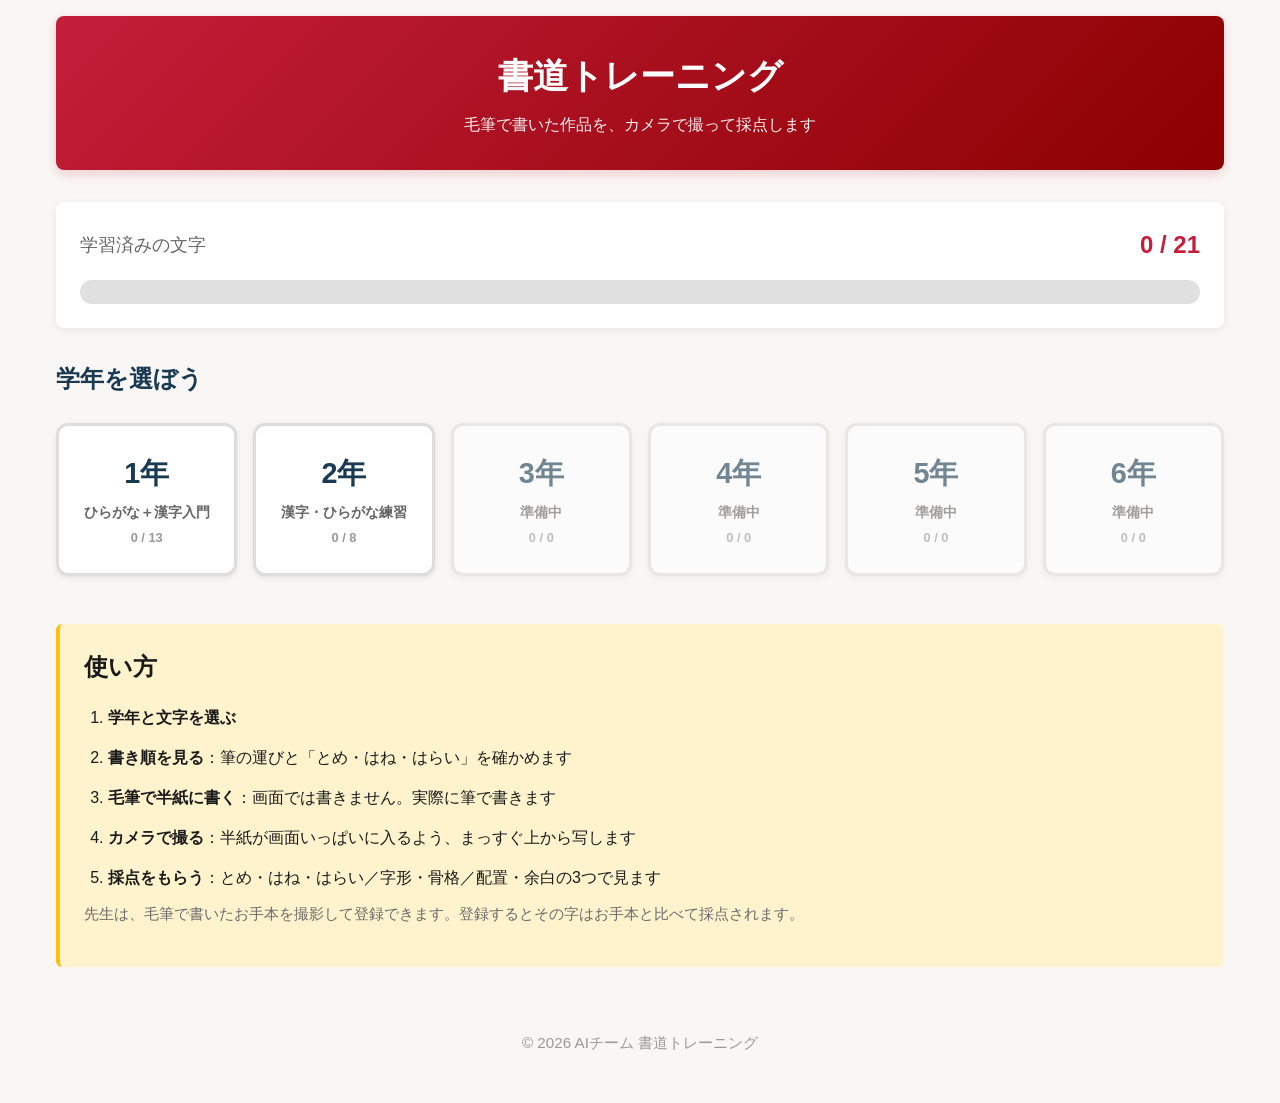
<file: index.html>
<!DOCTYPE html>
<html lang="ja">
<head>
  <meta charset="utf-8">
  <meta name="viewport" content="width=device-width, initial-scale=1">
  <title>書道トレーニング | 小学生向け</title>
  <link rel="stylesheet" href="css/style.css">
</head>
<body>
  <div class="container">
    <header class="shodo-header">
      <h1>書道トレーニング</h1>
      <p>毛筆で書いた作品を、カメラで撮って採点します</p>
    </header>

    <section class="progress-card">
      <div class="progress-stat">
        <span>学習済みの文字</span>
        <b id="statNum">0 / 0</b>
      </div>
      <div class="bar"><i id="barFill"></i></div>
    </section>

    <section class="grade-section">
      <h2>学年を選ぼう</h2>
      <div class="grade-grid" id="gradeGrid">
        <!-- JS で動的生成 -->
      </div>
    </section>

    <section class="tutorial-card">
      <h2>使い方</h2>
      <ol>
        <li><strong>学年と文字を選ぶ</strong></li>
        <li><strong>書き順を見る</strong>：筆の運びと「とめ・はね・はらい」を確かめます</li>
        <li><strong>毛筆で半紙に書く</strong>：画面では書きません。実際に筆で書きます</li>
        <li><strong>カメラで撮る</strong>：半紙が画面いっぱいに入るよう、まっすぐ上から写します</li>
        <li><strong>採点をもらう</strong>：とめ・はね・はらい／字形・骨格／配置・余白の3つで見ます</li>
      </ol>
      <p class="note">
        先生は、毛筆で書いたお手本を撮影して登録できます。登録するとその字はお手本と比べて採点されます。
      </p>
    </section>

    <footer class="footer">
      <p>© 2026 AIチーム 書道トレーニング</p>
    </footer>
  </div>

  <script src="data/grades-meta.js"></script>
  <script src="js/storage.js"></script>
  <script src="js/dashboard.js"></script>
</body>
</html>
</file>
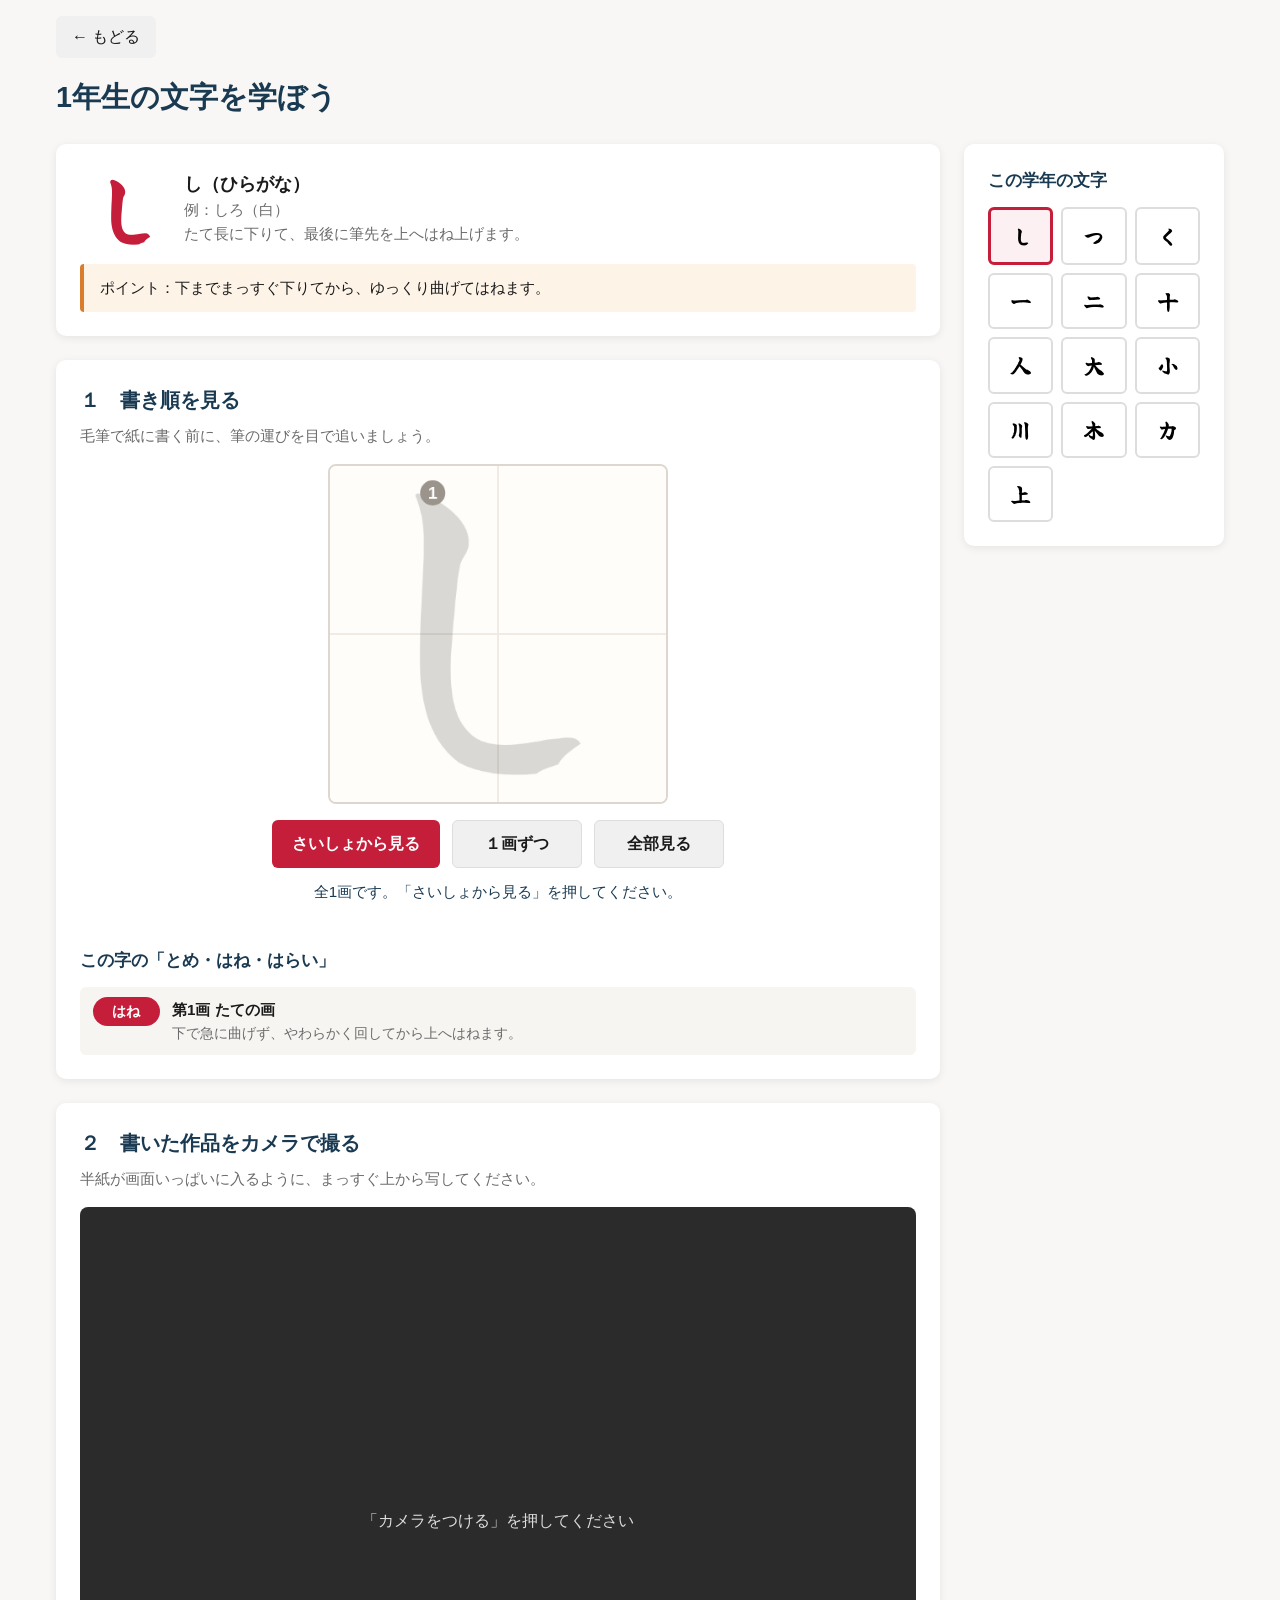
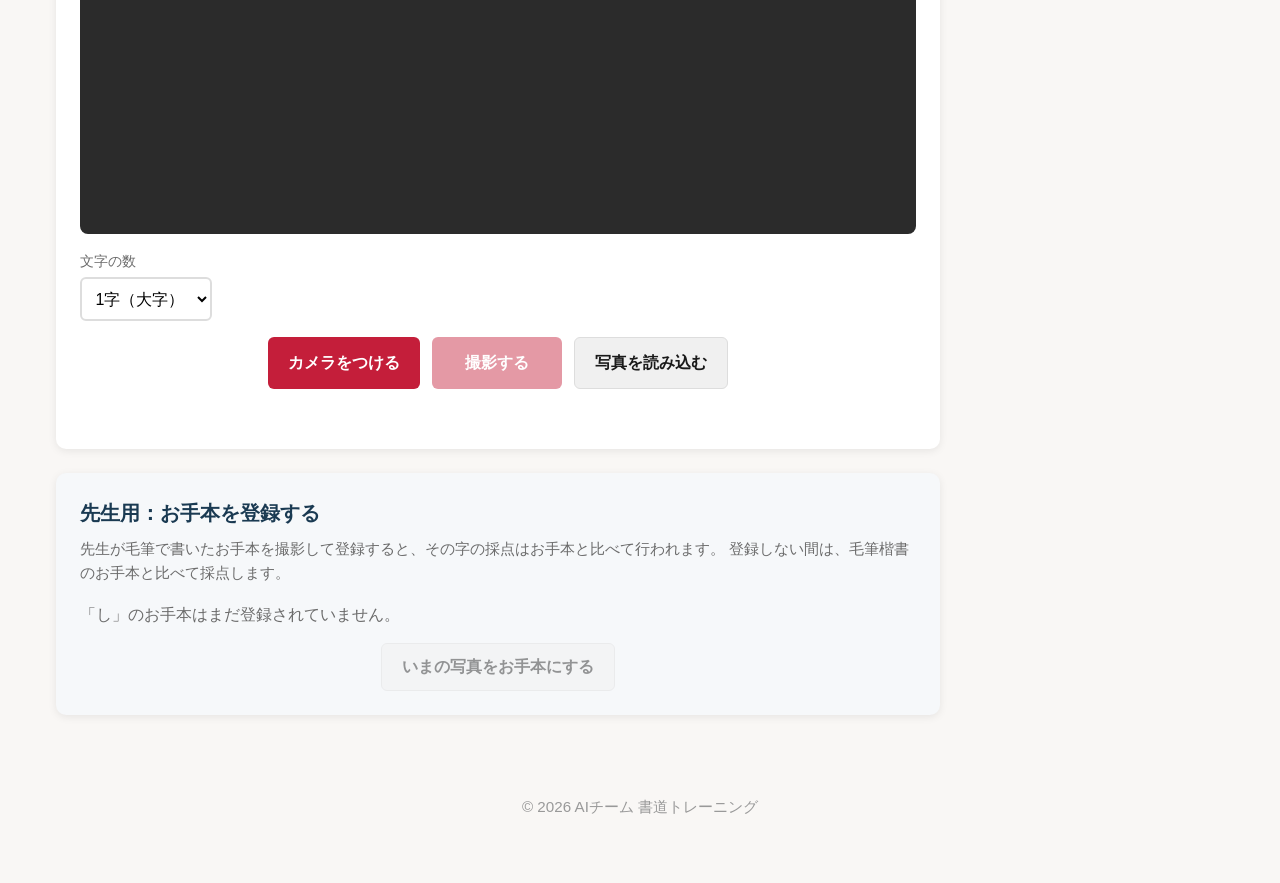
<file: lesson-01.html>
<!DOCTYPE html>
<html lang="ja">
<head>
  <meta charset="utf-8">
  <meta name="viewport" content="width=device-width, initial-scale=1">
  <title>1年生 | 書道トレーニング</title>
  <link rel="preconnect" href="https://fonts.googleapis.com">
  <link rel="preconnect" href="https://fonts.gstatic.com" crossorigin>
  <link rel="stylesheet" href="https://fonts.googleapis.com/css2?family=Yuji+Syuku&family=Klee+One&display=swap">
  <link rel="stylesheet" href="css/style.css">
</head>
<body>
  <div class="container lesson-container">
    <header class="lesson-header">
      <a class="back-link" href="index.html">← もどる</a>
      <h1>1年生の文字を学ぼう</h1>
    </header>

    <div class="lesson-main">
      <div class="lesson-col">

        <!-- 1. 今日の文字 -->
        <section class="card char-card">
          <div class="char-head">
            <div class="char-name" id="charName">一</div>
            <div class="char-meta">
              <p class="char-reading" id="charReading">いち（漢字）</p>
              <p class="char-example" id="charExample"></p>
              <p class="char-explain" id="charExplain"></p>
            </div>
          </div>
          <p class="char-point" id="charPoint"></p>
        </section>

        <!-- 2. 書き順ととめはね -->
        <section class="card anim-card">
          <h2 class="card-title">１　書き順を見る</h2>
          <p class="note">毛筆で紙に書く前に、筆の運びを目で追いましょう。</p>

          <div class="anim-stage">
            <canvas id="animCanvas" width="400" height="400"></canvas>
          </div>

          <div class="btn-row">
            <button id="animPlayBtn" class="btn primary">さいしょから見る</button>
            <button id="animStepBtn" class="btn secondary">１画ずつ</button>
            <button id="animAllBtn" class="btn secondary">全部見る</button>
          </div>

          <p class="anim-caption" id="animCaption">再生ボタンを押してください。</p>

          <h3 class="sub-title">この字の「とめ・はね・はらい」</h3>
          <ul class="ending-list" id="endingList"></ul>
        </section>

        <!-- 3. 作品を撮って採点 -->
        <section class="card camera-card">
          <h2 class="card-title">２　書いた作品をカメラで撮る</h2>
          <p class="note">半紙が画面いっぱいに入るように、まっすぐ上から写してください。</p>

          <div class="camera-stage" id="cameraStage">
            <video id="cameraVideo" playsinline muted></video>
            <img id="shotImage" alt="撮影した作品" hidden>
            <div class="camera-guide" id="cameraGuide"></div>
            <p class="camera-placeholder" id="cameraPlaceholder">「カメラをつける」を押してください</p>
          </div>

          <div class="camera-controls">
            <label class="field">
              <span>文字の数</span>
              <select id="charCountSelect">
                <option value="1" selected>1字（大字）</option>
                <option value="2">2字</option>
                <option value="3">3字</option>
                <option value="4">4字</option>
              </select>
            </label>

            <label class="field" id="deviceField" hidden>
              <span>使うカメラ</span>
              <select id="deviceSelect"></select>
            </label>
          </div>

          <div class="btn-row">
            <button id="cameraStartBtn" class="btn primary">カメラをつける</button>
            <button id="shootBtn" class="btn primary" disabled>撮影する</button>
            <button id="retakeBtn" class="btn secondary" hidden>撮り直す</button>
            <label class="btn secondary file-btn">
              写真を読み込む
              <input type="file" id="fileInput" accept="image/*">
            </label>
          </div>

          <p class="camera-status" id="cameraStatus"></p>

          <div class="split-preview" id="splitPreview" hidden>
            <h3 class="sub-title">読み取った字</h3>
            <div class="split-row" id="splitRow"></div>
          </div>

          <div class="btn-row" id="scoreRow" hidden>
            <button id="scoreBtn" class="btn primary large">採点する</button>
          </div>
        </section>

        <!-- 4. 採点結果 -->
        <section class="card feedback-panel" id="feedbackPanel" hidden>
          <h2 class="card-title">採点結果</h2>

          <div class="score-display">
            <span id="scoreCircle" class="score-circle">0</span>
            <div class="score-body">
              <p class="score-value"><span id="scoreNum">0</span><span class="unit">点</span></p>
              <p class="score-source" id="scoreSource"></p>
            </div>
          </div>

          <ul class="axis-list" id="axisList"></ul>

          <div class="feedback-text" id="feedback"></div>

          <div class="char-results" id="charResults"></div>

          <div class="btn-row">
            <button id="retryBtn" class="btn secondary">もう一枚書く</button>
            <button id="nextBtn" class="btn primary">次の文字へ</button>
          </div>
        </section>

        <!-- 5. 先生用 -->
        <section class="card teacher-card">
          <h2 class="card-title">先生用：お手本を登録する</h2>
          <p class="note">
            先生が毛筆で書いたお手本を撮影して登録すると、その字の採点はお手本と比べて行われます。
            登録しない間は、毛筆楷書のお手本と比べて採点します。
          </p>

          <div class="teacher-state" id="teacherState"></div>

          <div class="btn-row">
            <button id="saveRefBtn" class="btn secondary" disabled>いまの写真をお手本にする</button>
            <button id="deleteRefBtn" class="btn secondary" hidden>お手本を消す</button>
          </div>
        </section>
      </div>

      <!-- 文字一覧 -->
      <aside class="card character-list">
        <h3 class="sub-title">この学年の文字</h3>
        <div id="charList" class="char-buttons"></div>
      </aside>
    </div>

    <footer class="footer">
      <p>© 2026 AIチーム 書道トレーニング</p>
    </footer>
  </div>

  <script src="js/storage.js"></script>
  <script src="data/grades-meta.js"></script>
  <script src="data/grade01.js"></script>
  <script src="js/imageproc.js"></script>
  <script src="js/brushfont.js"></script>
  <script src="js/reference.js"></script>
  <script src="js/scorer.js"></script>
  <script src="js/feedback.js"></script>
  <script src="js/strokeanim.js"></script>
  <script src="js/camera.js"></script>
  <script src="js/lesson.js"></script>
</body>
</html>
</file>
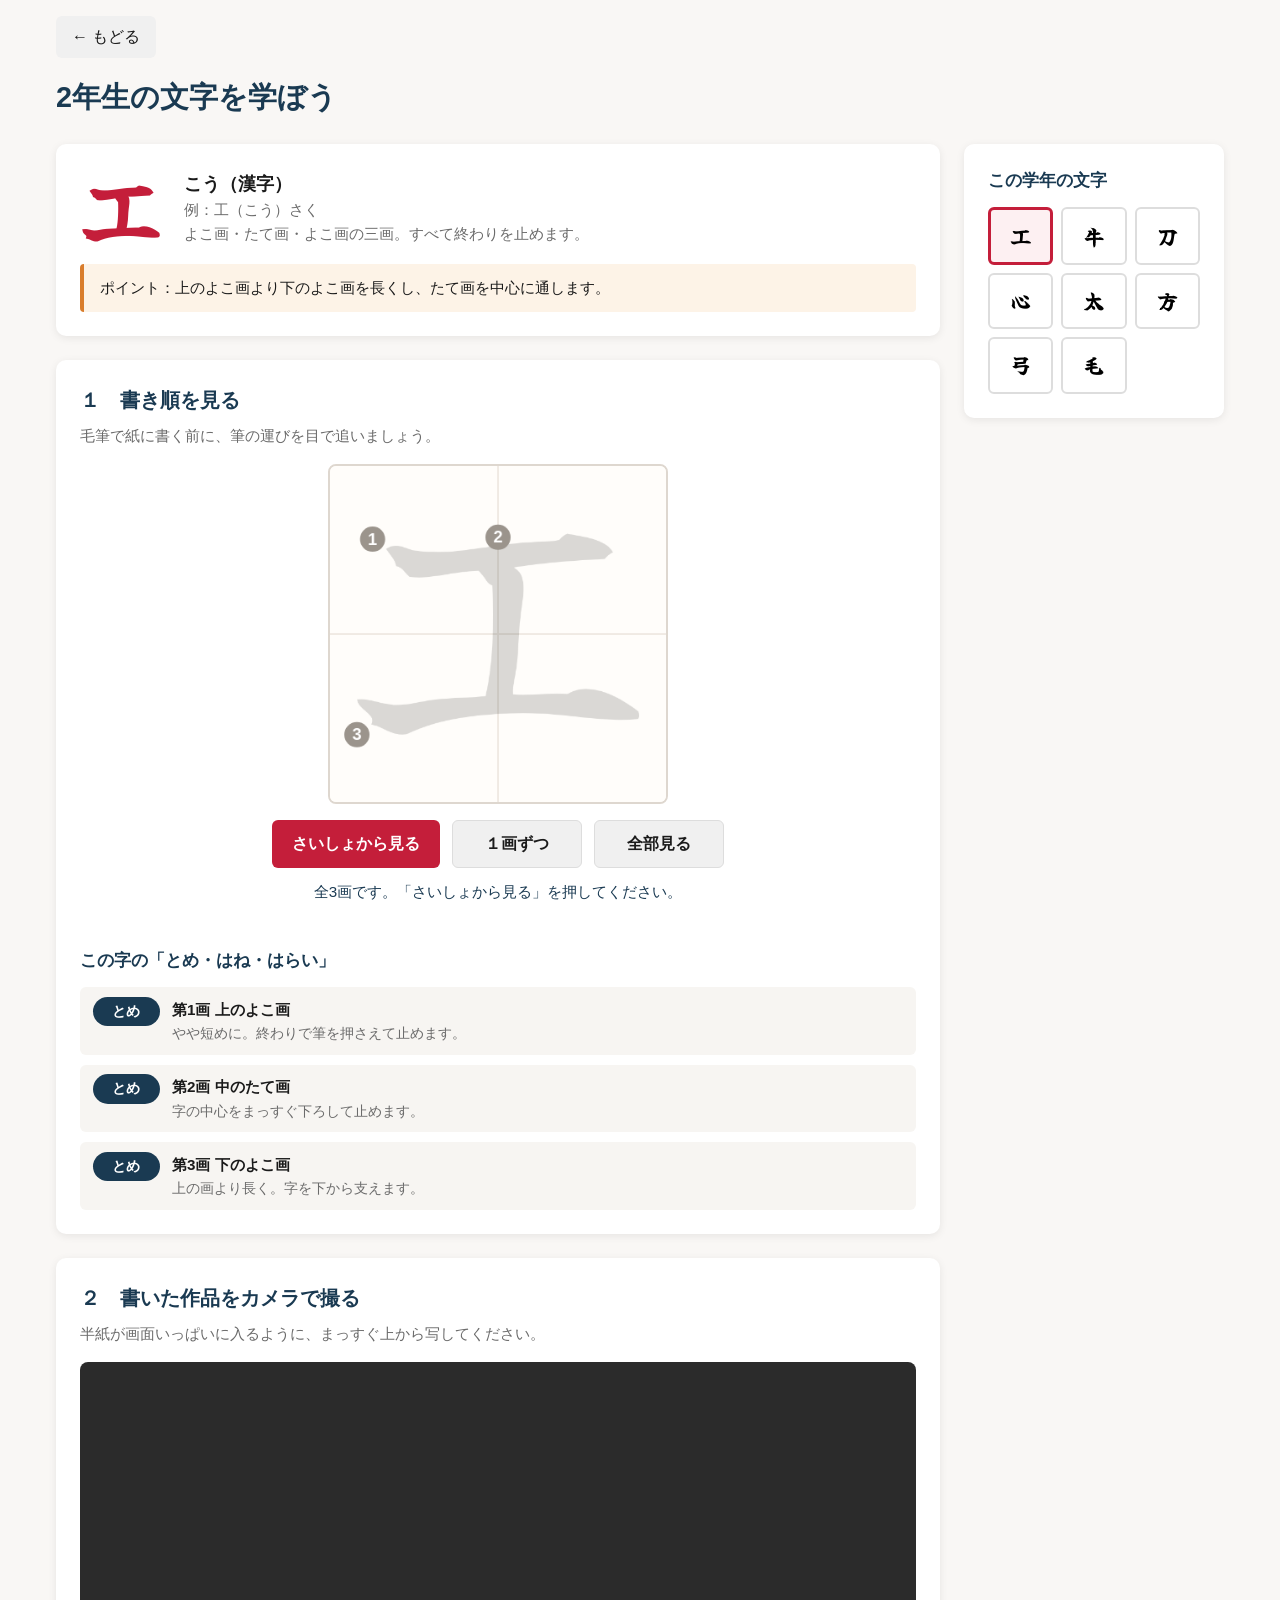
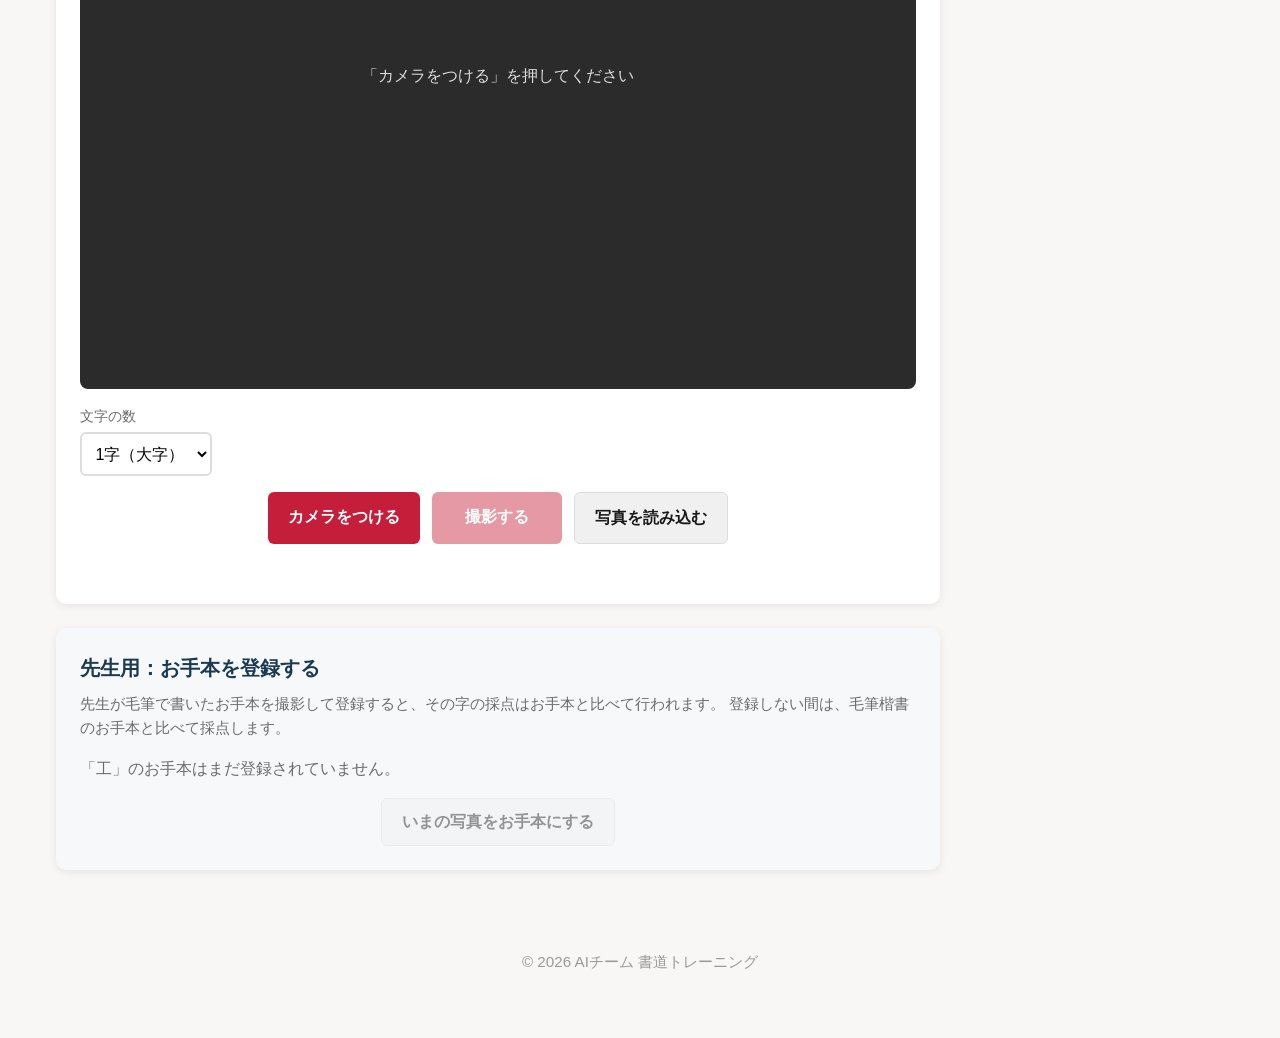
<file: lesson-02.html>
<!DOCTYPE html>
<html lang="ja">
<head>
  <meta charset="utf-8">
  <meta name="viewport" content="width=device-width, initial-scale=1">
  <title>2年生 | 書道トレーニング</title>
  <link rel="preconnect" href="https://fonts.googleapis.com">
  <link rel="preconnect" href="https://fonts.gstatic.com" crossorigin>
  <link rel="stylesheet" href="https://fonts.googleapis.com/css2?family=Yuji+Syuku&family=Klee+One&display=swap">
  <link rel="stylesheet" href="css/style.css">
</head>
<body>
  <div class="container lesson-container">
    <header class="lesson-header">
      <a class="back-link" href="index.html">← もどる</a>
      <h1>2年生の文字を学ぼう</h1>
    </header>

    <div class="lesson-main">
      <div class="lesson-col">

        <!-- 1. 今日の文字 -->
        <section class="card char-card">
          <div class="char-head">
            <div class="char-name" id="charName">一</div>
            <div class="char-meta">
              <p class="char-reading" id="charReading">いち（漢字）</p>
              <p class="char-example" id="charExample"></p>
              <p class="char-explain" id="charExplain"></p>
            </div>
          </div>
          <p class="char-point" id="charPoint"></p>
        </section>

        <!-- 2. 書き順ととめはね -->
        <section class="card anim-card">
          <h2 class="card-title">１　書き順を見る</h2>
          <p class="note">毛筆で紙に書く前に、筆の運びを目で追いましょう。</p>

          <div class="anim-stage">
            <canvas id="animCanvas" width="400" height="400"></canvas>
          </div>

          <div class="btn-row">
            <button id="animPlayBtn" class="btn primary">さいしょから見る</button>
            <button id="animStepBtn" class="btn secondary">１画ずつ</button>
            <button id="animAllBtn" class="btn secondary">全部見る</button>
          </div>

          <p class="anim-caption" id="animCaption">再生ボタンを押してください。</p>

          <h3 class="sub-title">この字の「とめ・はね・はらい」</h3>
          <ul class="ending-list" id="endingList"></ul>
        </section>

        <!-- 3. 作品を撮って採点 -->
        <section class="card camera-card">
          <h2 class="card-title">２　書いた作品をカメラで撮る</h2>
          <p class="note">半紙が画面いっぱいに入るように、まっすぐ上から写してください。</p>

          <div class="camera-stage" id="cameraStage">
            <video id="cameraVideo" playsinline muted></video>
            <img id="shotImage" alt="撮影した作品" hidden>
            <div class="camera-guide" id="cameraGuide"></div>
            <p class="camera-placeholder" id="cameraPlaceholder">「カメラをつける」を押してください</p>
          </div>

          <div class="camera-controls">
            <label class="field">
              <span>文字の数</span>
              <select id="charCountSelect">
                <option value="1" selected>1字（大字）</option>
                <option value="2">2字</option>
                <option value="3">3字</option>
                <option value="4">4字</option>
              </select>
            </label>

            <label class="field" id="deviceField" hidden>
              <span>使うカメラ</span>
              <select id="deviceSelect"></select>
            </label>
          </div>

          <div class="btn-row">
            <button id="cameraStartBtn" class="btn primary">カメラをつける</button>
            <button id="shootBtn" class="btn primary" disabled>撮影する</button>
            <button id="retakeBtn" class="btn secondary" hidden>撮り直す</button>
            <label class="btn secondary file-btn">
              写真を読み込む
              <input type="file" id="fileInput" accept="image/*">
            </label>
          </div>

          <p class="camera-status" id="cameraStatus"></p>

          <div class="split-preview" id="splitPreview" hidden>
            <h3 class="sub-title">読み取った字</h3>
            <div class="split-row" id="splitRow"></div>
          </div>

          <div class="btn-row" id="scoreRow" hidden>
            <button id="scoreBtn" class="btn primary large">採点する</button>
          </div>
        </section>

        <!-- 4. 採点結果 -->
        <section class="card feedback-panel" id="feedbackPanel" hidden>
          <h2 class="card-title">採点結果</h2>

          <div class="score-display">
            <span id="scoreCircle" class="score-circle">0</span>
            <div class="score-body">
              <p class="score-value"><span id="scoreNum">0</span><span class="unit">点</span></p>
              <p class="score-source" id="scoreSource"></p>
            </div>
          </div>

          <ul class="axis-list" id="axisList"></ul>

          <div class="feedback-text" id="feedback"></div>

          <div class="char-results" id="charResults"></div>

          <div class="btn-row">
            <button id="retryBtn" class="btn secondary">もう一枚書く</button>
            <button id="nextBtn" class="btn primary">次の文字へ</button>
          </div>
        </section>

        <!-- 5. 先生用 -->
        <section class="card teacher-card">
          <h2 class="card-title">先生用：お手本を登録する</h2>
          <p class="note">
            先生が毛筆で書いたお手本を撮影して登録すると、その字の採点はお手本と比べて行われます。
            登録しない間は、毛筆楷書のお手本と比べて採点します。
          </p>

          <div class="teacher-state" id="teacherState"></div>

          <div class="btn-row">
            <button id="saveRefBtn" class="btn secondary" disabled>いまの写真をお手本にする</button>
            <button id="deleteRefBtn" class="btn secondary" hidden>お手本を消す</button>
          </div>
        </section>
      </div>

      <!-- 文字一覧 -->
      <aside class="card character-list">
        <h3 class="sub-title">この学年の文字</h3>
        <div id="charList" class="char-buttons"></div>
      </aside>
    </div>

    <footer class="footer">
      <p>© 2026 AIチーム 書道トレーニング</p>
    </footer>
  </div>

  <script src="js/storage.js"></script>
  <script src="data/grades-meta.js"></script>
  <script src="data/grade02.js"></script>
  <script src="js/imageproc.js"></script>
  <script src="js/brushfont.js"></script>
  <script src="js/reference.js"></script>
  <script src="js/scorer.js"></script>
  <script src="js/feedback.js"></script>
  <script src="js/strokeanim.js"></script>
  <script src="js/camera.js"></script>
  <script src="js/lesson.js"></script>
</body>
</html>
</file>
<file: css/style.css>
/*
 * 書道トレーニング スタイルシート
 * デザイン: 彩(Aya) UX/UIデザイナー
 * 小学生向け親しみやすい配色・大型ボタン・レスポンシブ対応
 */

* {
  margin: 0;
  padding: 0;
  box-sizing: border-box;
}

html {
  font-size: 16px;
}

body {
  font-family: "Yu Gothic", "Segoe UI", "Apple SD Gothic Neo", sans-serif;
  background-color: #f9f7f5;
  color: #1a1a1a;
  line-height: 1.6;
}

.container {
  max-width: 1200px;
  margin: 0 auto;
  padding: 1rem;
}

/* ========== ダッシュボード ========== */

.shodo-header {
  background: linear-gradient(135deg, #c41e3a 0%, #8b0000 100%);
  color: white;
  padding: 2rem 1.5rem;
  border-radius: 8px;
  text-align: center;
  margin-bottom: 2rem;
  box-shadow: 0 4px 12px rgba(196, 30, 58, 0.2);
}

.shodo-header h1 {
  font-size: 2.2rem;
  margin-bottom: 0.5rem;
}

.shodo-header p {
  font-size: 1rem;
  opacity: 0.95;
}

/* 進捗カード */
.progress-card {
  background: white;
  padding: 1.5rem;
  border-radius: 8px;
  margin-bottom: 2rem;
  box-shadow: 0 2px 8px rgba(0, 0, 0, 0.08);
}

.progress-stat {
  display: flex;
  justify-content: space-between;
  align-items: center;
  margin-bottom: 1rem;
  font-size: 1.1rem;
}

.progress-stat span {
  font-weight: 500;
  color: #666;
}

.progress-stat b {
  font-size: 1.5rem;
  color: #c41e3a;
}

.bar {
  width: 100%;
  height: 24px;
  background: #e0e0e0;
  border-radius: 12px;
  overflow: hidden;
}

.bar i {
  display: block;
  height: 100%;
  background: linear-gradient(90deg, #2d7d3a, #4db347);
  border-radius: 12px;
  width: 0%;
  transition: width 0.3s ease;
}

/* 学年セクション */
.grade-section {
  margin-bottom: 3rem;
}

.grade-section h2 {
  font-size: 1.5rem;
  margin-bottom: 1.5rem;
  color: #1a3a52;
}

.grade-grid {
  display: grid;
  grid-template-columns: repeat(auto-fit, minmax(120px, 1fr));
  gap: 1rem;
  margin-bottom: 2rem;
}

.grade-btn {
  display: block;
  padding: 1.5rem;
  background: white;
  border: 3px solid #ddd;
  border-radius: 12px;
  cursor: pointer;
  text-align: center;
  font-size: 1.1rem;
  font-weight: 600;
  /* a 要素で描いているので、リンクの既定の色と下線を打ち消す */
  color: #1a3a52;
  text-decoration: none;
  transition: all 0.2s;
  box-shadow: 0 2px 6px rgba(0, 0, 0, 0.08);
}

.grade-btn:hover {
  background: #f0f8ff;
  border-color: #c41e3a;
  transform: translateY(-2px);
  box-shadow: 0 4px 12px rgba(196, 30, 58, 0.15);
}

.grade-btn:active {
  transform: translateY(0);
  box-shadow: 0 2px 6px rgba(196, 30, 58, 0.15);
}

.grade-btn.completed {
  background: #2d7d3a;
  color: white;
  border-color: #2d7d3a;
}

/* チュートリアルカード */
.tutorial-card {
  background: #fff3cd;
  border-left: 4px solid #ffc107;
  padding: 1.5rem;
  border-radius: 6px;
  margin-bottom: 2rem;
}

.tutorial-card h2 {
  margin-bottom: 1rem;
  color: #1a1a1a;
}

.tutorial-card ol {
  margin-left: 1.5rem;
  line-height: 2;
}

.tutorial-card li {
  margin-bottom: 0.5rem;
}

/* ========== レッスンページ 共通 ========== */

.lesson-container {
  padding-top: 1rem;
  padding-bottom: 2rem;
}

.lesson-header {
  margin-bottom: 1.5rem;
}

.back-link {
  display: inline-block;
  padding: 0.5rem 1rem;
  background: #f0f0f0;
  border-radius: 6px;
  color: #1a1a1a;
  text-decoration: none;
  font-weight: 500;
  margin-bottom: 1rem;
  transition: background 0.2s;
}

.back-link:hover {
  background: #e0e0e0;
}

.lesson-header h1 {
  font-size: 1.8rem;
  color: #1a3a52;
}

.lesson-main {
  display: grid;
  grid-template-columns: 1fr 260px;
  gap: 1.5rem;
  margin-bottom: 3rem;
  align-items: start;
}

.lesson-col {
  display: flex;
  flex-direction: column;
  gap: 1.5rem;
  min-width: 0;
}

.card {
  background: white;
  padding: 1.5rem;
  border-radius: 10px;
  box-shadow: 0 2px 8px rgba(0, 0, 0, 0.08);
}

.card-title {
  font-size: 1.25rem;
  color: #1a3a52;
  margin-bottom: 0.5rem;
}

.sub-title {
  font-size: 1.05rem;
  color: #1a3a52;
  margin: 1.25rem 0 0.75rem;
}

.note {
  font-size: 0.95rem;
  color: #6b6b6b;
  margin-bottom: 1rem;
}

/* ========== 1. 今日の文字 ========== */

.char-head {
  display: flex;
  align-items: center;
  gap: 1.5rem;
}

.char-name {
  font-size: 5rem;
  font-weight: 700;
  color: #c41e3a;
  line-height: 1;
  flex-shrink: 0;
  font-family: "Yuji Syuku", "Klee One", "Hiragino Mincho ProN", "Yu Mincho", serif;
}

.char-meta {
  min-width: 0;
}

.char-reading {
  font-size: 1.15rem;
  font-weight: 600;
}

.char-example,
.char-explain {
  font-size: 0.95rem;
  color: #6b6b6b;
}

.char-point {
  margin-top: 1rem;
  padding: 0.75rem 1rem;
  background: #fdf3e7;
  border-left: 4px solid #d97d2c;
  border-radius: 4px;
  font-size: 0.95rem;
}

/* ========== 2. 書き順アニメーション ========== */

.anim-stage {
  display: flex;
  justify-content: center;
}

#animCanvas {
  width: 100%;
  max-width: 340px;
  height: auto;
  border: 2px solid #ded7cf;
  border-radius: 8px;
  background: #fffdfa;
}

.btn-row {
  display: flex;
  flex-wrap: wrap;
  gap: 0.75rem;
  justify-content: center;
  margin-top: 1rem;
}

.anim-caption {
  margin-top: 0.75rem;
  text-align: center;
  font-size: 0.95rem;
  color: #1a3a52;
  min-height: 3rem;
}

/* とめ・はね・はらい 一覧 */
.ending-list {
  list-style: none;
  display: flex;
  flex-direction: column;
  gap: 0.6rem;
}

.ending-item {
  display: flex;
  gap: 0.75rem;
  align-items: flex-start;
  padding: 0.6rem 0.8rem;
  background: #f7f5f2;
  border-radius: 6px;
}

.ending-tag {
  flex-shrink: 0;
  min-width: 4.2rem;
  text-align: center;
  padding: 0.2rem 0.5rem;
  border-radius: 999px;
  font-size: 0.9rem;
  font-weight: 700;
  color: white;
}

.kind-tome .ending-tag {
  background: #1a3a52;
}

.kind-hane .ending-tag {
  background: #c41e3a;
}

.kind-harai .ending-tag {
  background: #2d7d3a;
}

.ending-item strong {
  font-size: 0.95rem;
}

.ending-item p {
  font-size: 0.9rem;
  color: #6b6b6b;
}

/* ========== 3. カメラ ========== */

.camera-stage {
  position: relative;
  width: 100%;
  aspect-ratio: 4 / 3;
  background: #2b2b2b;
  border-radius: 8px;
  overflow: hidden;
  display: flex;
  align-items: center;
  justify-content: center;
}

.camera-stage video,
.camera-stage img {
  width: 100%;
  height: 100%;
  object-fit: contain;
  display: block;
}

/* hidden 属性は、display を持つどの指定よりも優先する */
[hidden] {
  display: none !important;
}

.camera-guide {
  position: absolute;
  inset: 8%;
  border: 3px dashed rgba(255, 255, 255, 0.65);
  border-radius: 4px;
  pointer-events: none;
  display: none;
}

.camera-stage.live .camera-guide {
  display: block;
}

.camera-placeholder {
  position: absolute;
  color: #ddd;
  font-size: 1rem;
  text-align: center;
  padding: 1rem;
}

.camera-controls {
  display: flex;
  flex-wrap: wrap;
  gap: 1rem;
  margin-top: 1rem;
}

.field {
  display: flex;
  flex-direction: column;
  gap: 0.25rem;
  font-size: 0.9rem;
  color: #6b6b6b;
}

.field select {
  min-height: 44px;
  padding: 0 0.6rem;
  font-size: 1rem;
  border: 2px solid #ddd;
  border-radius: 6px;
  background: white;
  max-width: 16rem;
}

.camera-status {
  margin-top: 0.75rem;
  font-size: 0.95rem;
  min-height: 1.5rem;
  color: #6b6b6b;
}

.camera-status.ok {
  color: #2d7d3a;
  font-weight: 600;
}

.camera-status.warn {
  color: #a9611c;
  font-weight: 600;
}

.camera-status.error {
  color: #c41e3a;
  font-weight: 600;
}

/* 切り出した字のプレビュー */
.split-row {
  display: flex;
  flex-wrap: wrap;
  gap: 1rem;
}

.split-item {
  display: flex;
  flex-direction: column;
  align-items: center;
  gap: 0.3rem;
  font-size: 1.1rem;
  font-weight: 600;
}

.split-item canvas {
  border: 2px solid #ded7cf;
  border-radius: 6px;
  background: white;
}

/* ========== ボタン ========== */

.btn {
  padding: 0.75rem 1.25rem;
  border: none;
  border-radius: 6px;
  font-size: 1rem;
  font-weight: 600;
  cursor: pointer;
  transition: background 0.2s, box-shadow 0.2s, transform 0.1s;
  min-height: 48px;
  min-width: 130px;
  touch-action: manipulation;
}

.btn.large {
  font-size: 1.15rem;
  min-width: 200px;
}

.btn.primary {
  background: #c41e3a;
  color: white;
}

.btn.primary:hover:not(:disabled) {
  background: #a01630;
  box-shadow: 0 4px 12px rgba(196, 30, 58, 0.3);
}

.btn.secondary {
  background: #f0f0f0;
  color: #1a1a1a;
  border: 1px solid #ddd;
}

.btn.secondary:hover:not(:disabled) {
  background: #e3e3e3;
}

.btn:active:not(:disabled) {
  transform: scale(0.98);
}

.btn:disabled {
  opacity: 0.45;
  cursor: not-allowed;
}

/* ファイル選択をボタンの見た目にする */
.file-btn {
  display: inline-flex;
  align-items: center;
  justify-content: center;
  position: relative;
  overflow: hidden;
}

.file-btn input[type="file"] {
  position: absolute;
  inset: 0;
  opacity: 0;
  cursor: pointer;
}

/* ========== 4. 採点結果 ========== */

.feedback-panel {
  border-left: 6px solid #c41e3a;
}

.score-display {
  display: flex;
  align-items: center;
  gap: 1.5rem;
  margin: 1rem 0 1.5rem;
}

.score-circle {
  width: 88px;
  height: 88px;
  border-radius: 50%;
  background: #ccc;
  color: white;
  display: flex;
  align-items: center;
  justify-content: center;
  font-size: 2.2rem;
  font-weight: 700;
  flex-shrink: 0;
}

.score-body {
  min-width: 0;
}

.score-value {
  font-size: 2rem;
  font-weight: 700;
  color: #1a3a52;
  line-height: 1.2;
}

.score-value .unit {
  font-size: 1.1rem;
  margin-left: 0.2rem;
}

.score-source {
  font-size: 0.9rem;
  color: #6b6b6b;
}

/* 3観点のバー */
.axis-list {
  list-style: none;
  display: flex;
  flex-direction: column;
  gap: 0.9rem;
  margin-bottom: 1.5rem;
}

.axis-head {
  display: flex;
  justify-content: space-between;
  align-items: baseline;
  font-size: 0.95rem;
  margin-bottom: 0.25rem;
}

.axis-head small {
  color: #9b948c;
  font-weight: 400;
}

.axis-head strong {
  font-size: 1.1rem;
  color: #1a3a52;
}

.axis-bar {
  height: 14px;
  background: #ebe7e2;
  border-radius: 7px;
  overflow: hidden;
}

.axis-fill {
  height: 100%;
  border-radius: 7px;
  transition: width 0.4s ease;
}

.feedback-text {
  background: #fff8e8;
  border-radius: 6px;
  padding: 1rem 1.25rem;
  margin-bottom: 1.5rem;
}

.feedback-text p {
  font-size: 1rem;
  margin-bottom: 0.5rem;
}

.feedback-text p:last-child {
  margin-bottom: 0;
}

/* 文字ごとの結果 */
.char-results {
  display: flex;
  flex-wrap: wrap;
  gap: 1rem;
}

.char-result {
  flex: 1 1 220px;
  border: 2px solid #ebe7e2;
  border-radius: 8px;
  padding: 0.9rem 1rem;
}

.char-result-head {
  display: flex;
  align-items: center;
  gap: 0.75rem;
  margin-bottom: 0.5rem;
}

.char-result-head .crc {
  font-size: 2rem;
  font-weight: 700;
  color: #c41e3a;
  font-family: "Yuji Syuku", "Klee One", "Hiragino Mincho ProN", "Yu Mincho", serif;
  line-height: 1;
}

.char-result-head strong {
  font-size: 1.1rem;
  color: #1a3a52;
}

.check-list {
  list-style: none;
  display: flex;
  flex-direction: column;
  gap: 0.3rem;
}

.check-list li {
  display: flex;
  gap: 0.5rem;
  font-size: 0.92rem;
}

.check-list .mark {
  font-weight: 700;
}

.check-list .ok .mark {
  color: #2d7d3a;
}

.check-list .ng .mark {
  color: #d97d2c;
}

/* ========== 5. 先生用 ========== */

.teacher-card {
  background: #f6f8fa;
}

.teacher-state {
  display: flex;
  align-items: center;
  gap: 1rem;
  margin-bottom: 0.5rem;
}

.state-on {
  color: #2d7d3a;
  font-weight: 600;
}

.state-off {
  color: #6b6b6b;
}

.ref-thumb {
  width: 72px;
  height: 72px;
  object-fit: cover;
  border: 2px solid #ded7cf;
  border-radius: 6px;
  background: white;
}

/* ========== 文字一覧 ========== */

.character-list {
  position: sticky;
  top: 1rem;
  height: fit-content;
}

.character-list .sub-title {
  margin-top: 0;
}

.char-buttons {
  display: grid;
  grid-template-columns: repeat(3, 1fr);
  gap: 0.5rem;
  max-height: 60vh;
  overflow-y: auto;
}

.char-button {
  position: relative;
  padding: 0.7rem 0.3rem;
  background: white;
  border: 2px solid #ddd;
  border-radius: 6px;
  cursor: pointer;
  text-align: center;
  font-size: 1.3rem;
  font-weight: 600;
  font-family: "Yuji Syuku", "Klee One", "Hiragino Mincho ProN", "Yu Mincho", serif;
  transition: all 0.2s;
  min-height: 48px;
}

.char-button:hover {
  border-color: #c41e3a;
}

.char-button.active {
  border-color: #c41e3a;
  border-width: 3px;
  background: #fdf0f2;
}

.char-button.solved {
  background: #2d7d3a;
  color: white;
  border-color: #2d7d3a;
}

.char-button.solved.active {
  background: #2d7d3a;
  border-color: #c41e3a;
}

/* 先生手本が登録されている印 */
.char-button.has-ref::before {
  content: "";
  position: absolute;
  top: 3px;
  right: 3px;
  width: 7px;
  height: 7px;
  border-radius: 50%;
  background: #c41e3a;
}

/* ========== フッター ========== */

.footer {
  text-align: center;
  padding: 2rem 1rem;
  color: #999;
  font-size: 0.95rem;
}

/* ========== レスポンシブ ========== */

@media (max-width: 860px) {
  .lesson-main {
    grid-template-columns: 1fr;
  }

  .character-list {
    position: static;
  }

  .char-buttons {
    grid-template-columns: repeat(6, 1fr);
    max-height: none;
  }
}

@media (max-width: 768px) {
  html {
    font-size: 15px;
  }

  .shodo-header h1 {
    font-size: 1.8rem;
  }

  .grade-grid {
    grid-template-columns: repeat(3, 1fr);
  }

  .btn {
    flex: 1 1 140px;
  }
}

@media (max-width: 480px) {
  html {
    font-size: 14px;
  }

  .container {
    padding: 0.75rem;
  }

  .char-head {
    flex-direction: column;
    text-align: center;
    gap: 0.75rem;
  }

  .char-name {
    font-size: 4rem;
  }

  .grade-grid {
    grid-template-columns: repeat(2, 1fr);
  }

  .char-buttons {
    grid-template-columns: repeat(4, 1fr);
  }

  .score-display {
    flex-direction: column;
    text-align: center;
  }

  .camera-controls {
    flex-direction: column;
  }

  .field select {
    max-width: 100%;
  }
}
</file>
